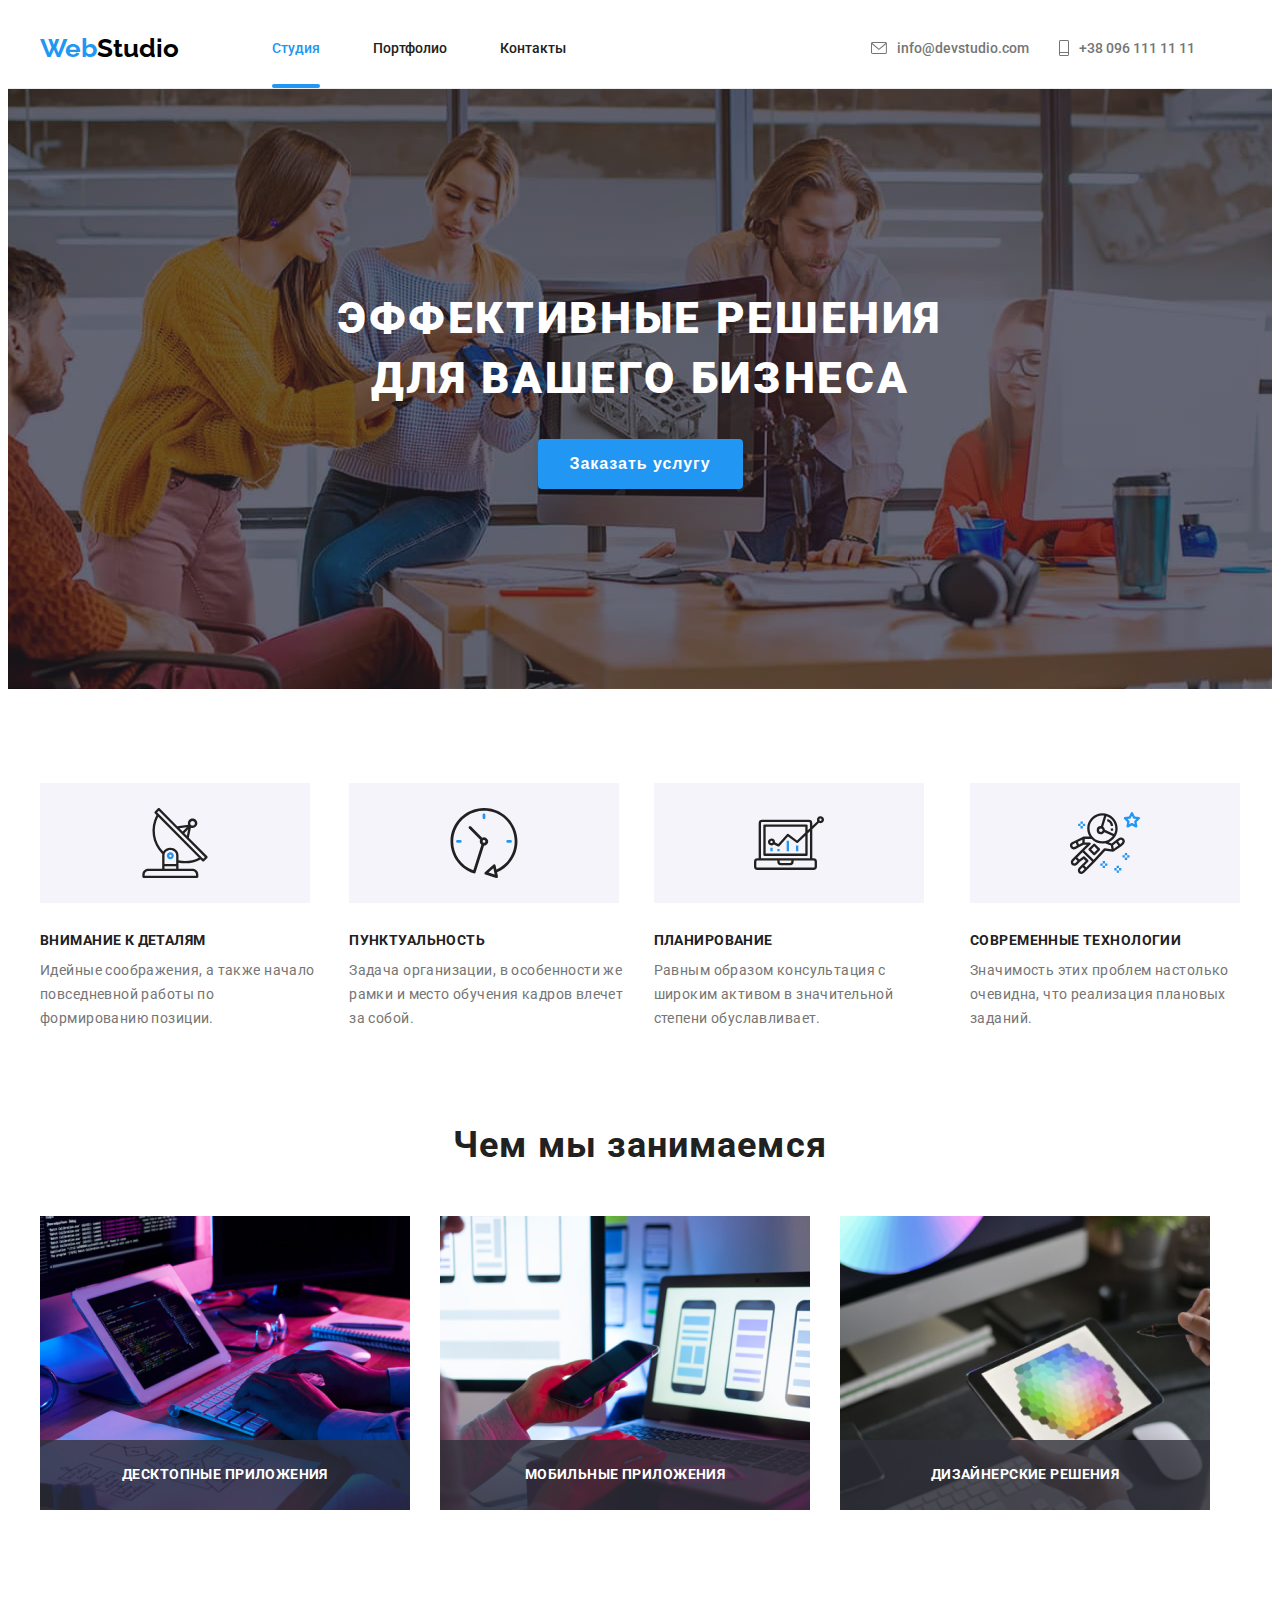
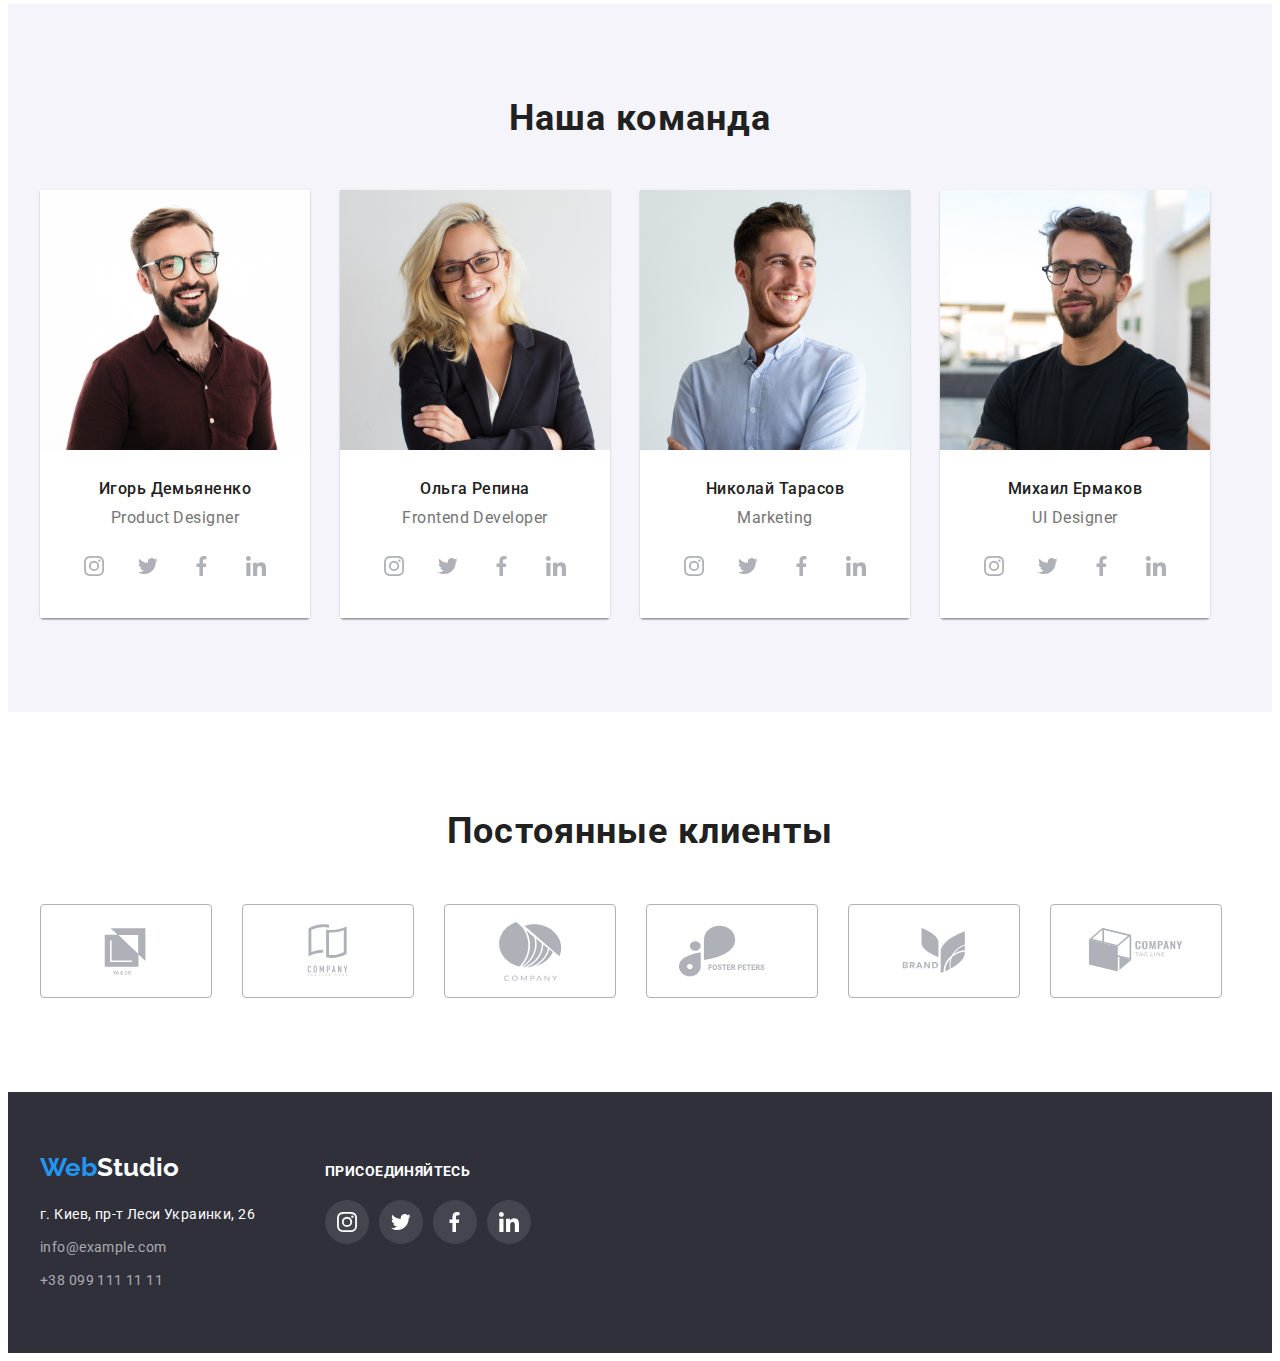
<file: index.html>
<!DOCTYPE html>
<html lang="ru">

<head>
    <meta charset="UTF-8">
    <meta http-equiv="X-UA-Compatible" content="IE=edge">
    <meta name="viewport" content="width=device-width, initial-scale=1.0">
    <title>Студия</title>
    <link rel="preconnect" href="https://fonts.googleapis.com">
    <link rel="preconnect" href="https://fonts.gstatic.com" crossorigin>
    <link
        href="https://fonts.googleapis.com/css2?family=Raleway:wght@700&family=Roboto:wght@400;500;700;900&display=swap"
        rel="stylesheet">
    <link rel="stylesheet" href="https://cdnjs.cloudflare.com/ajax/libs/modern-normalize/1.1.0/modern-normalize.min.css"
        integrity="sha512-wpPYUAdjBVSE4KJnH1VR1HeZfpl1ub8YT/NKx4PuQ5NmX2tKuGu6U/JRp5y+Y8XG2tV+wKQpNHVUX03MfMFn9Q=="
        crossorigin="anonymous" referrerpolicy="no-referrer" />
    <link rel="stylesheet" href="./css/styles.css" />
</head>

<body>
    <header>
        <div class="section-navigation container">
            <a class="logo" href="./index.html">Web<span class="logo-navigation">Studio</span></a>

            <nav class="header-nav">
                <ul class="site-nav">
                    <li class="link"><a href="#" class="current">Студия</a></li>
                    <li class="link"><a href="./portfolio.html">Портфолио</a></li>
                    <li class="link"><a href="#">Контакты</a></li>
                </ul>
            </nav>
            <ul class="contact-header">
                <li class="link">
                    <a class="link-icon" href="mailto:">
                        <svg class="icon" width="16" height="12">
                            <use href="./images/icons.svg#icon-mail"></use>
                        </svg> info@devstudio.com </a>
                </li>
                <li class="link">
                    <a class="link-icon" href="tel:">
                        <svg class="icon" width="10" height="16">
                            <use href="./images/icons.svg#icon-tel"></use>
                        </svg> +38 096 111 11 11 </a>
                </li>
            </ul>
        </div>
    </header>

    <main>
        <section class="hero-section">
            <div class="container">
                <h1 class="hero-title">Эффективные решения для вашего бизнеса</h1>
                <button type="button" class="hero-button" data-modal-open>Заказать услугу </button>
                 </div>
                <div class="hero-backdrop is-hidden" data-modal>
                    <div class="hero-modal">
                        <button type="button" class="close-modal" data-modal-close></button>
                    </div>
                </div>

        </section>
        <section class="section-properties">
            <div class="container">
                <h2 class="visually-hidden">Наши возможности</h2>
                <ul class="properties">
                    <li>
                        <div class="item">
                            <svg class="icon" width="70" height="70">
                                <use href="./images/icons.svg#icon-radar"></use>
                            </svg>
                        </div>
                        <h3>Внимание к деталям</h3>
                        <p>Идейные соображения, а также начало повседневной работы по формированию позиции. </p>
                    </li>
                    <li>
                        <div class="item"><svg class="icon" width="70" height="70">
                                <use href="./images/icons.svg#icon-clock"></use>
                            </svg>
                        </div>
                        <h3>Пунктуальность</h3>
                        <p>Задача организации, в особенности же рамки и место обучения кадров влечет за собой.</p>
                    </li>
                    <li>
                        <div class="item">
                            <svg class="icon" width="70" height="70">
                                <use href="./images/icons.svg#icon-computer"></use>
                            </svg>
                        </div>
                        <h3>Планирование</h3>
                        <p>Равным образом консультация с широким активом в значительной степени обуславливает.</p>
                    </li>
                    <li>
                        <div class="item">
                            <svg class="icon" width="70" height="70">
                                <use href="./images/icons.svg#icon-astronaut"></use>
                            </svg>
                        </div>
                        <h3>Современные технологии</h3>
                        <p>Значимость этих проблем настолько очевидна, что реализация плановых заданий.</p>
                    </li>
                </ul>
            </div>
        </section>
        <section class="about-us">
            <div class="container">
                <h2 class="about-title">Чем мы занимаемся</h2>
                <ul class="about-list">
                    <li class="list"><img src="./images/box1.jpg" alt="Программирование" width="370">
                        <div class="wrapper-list-title">
                            <h3 class="list-title">Десктопные приложения</h3>
                        </div> </li>
                    <li class="list"><img src="./images/box2.jpg" alt="Мобильные приложения" width="370">
                        <div class="wrapper-list-title">
                            <h3 class="list-title">Мобильные приложения</h3>
                            </div></li>
                    <li class="list"><img src="./images/box3.jpg" alt="СимплДимпл" width="370">
                        <div class="wrapper-list-title">
                            <h3 class="list-title">Дизайнерские решения</h3>
                            </div></li>
                </ul>
            </div>
        </section>

        <section class="team">
            <div class="container">
                <h2 class="team-title">Наша команда</h2>

                <ul class="team-list">
                    <li class="item">
                        <div class="card-thumb">
                            <img src="./images/team/igor.jpg" alt="Игорь Демьяненко" width="270">
                        </div>
                        <div class="card-content">
                            <h3>Игорь Демьяненко</h3>
                            <p lang="en">Product Designer</p>
                            <ul class="icon-thumb">
                                <li class="item-icon">
                                    <a class="icon" href="https://www.instagram.com">
                                        <svg width="20" height="20">
                                            <use href="./images/icons.svg#icon-instagramgrey"></use>
                                        </svg>
                                    </a>
                                </li>
                                <li class="item-icon"> <a class="icon" href="https://www.twitter.com">
                                        <svg width="20" height="20">
                                            <use href="./images/icons.svg#icon-twittergrey"></use>
                                        </svg>
                                    </a></li>

                                <li class="item-icon"> <a class="icon" href="https://www.facebook.com">
                                        <svg width="20" height="20">
                                            <use href="./images/icons.svg#icon-facebookgrey"></use>
                                        </svg>
                                    </a></li>
                                <li class="item-icon"> <a class="icon" href="https://www.linkedin.com">
                                        <svg width="20" height="20">
                                            <use href="./images/icons.svg#icon-linkedingrey"></use>
                                        </svg>
                                    </a></li>
                            </ul>
                        </div>
                    </li>
                    <li class="item">
                        <div class="card-thumb">
                            <img src="./images/team/olga.jpg" alt="Ольга Репина" width="270">
                        </div>
                        <div class="card-content">
                            <h3>Ольга Репина</h3>
                            <p lang="en">Frontend Developer</p>
                            <ul class="icon-thumb">
                                <li class="item-icon">
                                    <a class="icon" href="https://www.instagram.com">
                                        <svg width="20" height="20">
                                            <use href="./images/icons.svg#icon-instagramgrey"></use>
                                        </svg>
                                    </a>
                                </li>
                                <li class="item-icon"> <a class="icon" href="https://www.twitter.com">
                                        <svg width="20" height="20">
                                            <use href="./images/icons.svg#icon-twittergrey"></use>
                                        </svg>
                                    </a></li>

                                <li class="item-icon"> <a class="icon" href="https://www.facebook.com">
                                        <svg width="20" height="20">
                                            <use href="./images/icons.svg#icon-facebookgrey"></use>
                                        </svg>
                                    </a></li>
                                <li class="item-icon"> <a class="icon" href="https://www.linkedin.com">
                                        <svg width="20" height="20">
                                            <use href="./images/icons.svg#icon-linkedingrey"></use>
                                        </svg>
                                    </a></li>
                            </ul>
                        </div>
                    </li>
                    <li class="item">
                        <div class="card-thumb">
                            <img src="./images/team/nikolay.jpg" alt="Николай Тарасов" width="270">
                        </div>
                        <div class="card-content">
                            <h3>Николай Тарасов</h3>
                            <p lang="en">Marketing</p>
                            <ul class="icon-thumb">
                                <li class="item-icon">
                                    <a class="icon" href="https://www.instagram.com">
                                        <svg width="20" height="20">
                                            <use href="./images/icons.svg#icon-instagramgrey"></use>
                                        </svg>
                                    </a>
                                </li>
                                <li class="item-icon"> <a class="icon" href="https://www.twitter.com">
                                        <svg width="20" height="20">
                                            <use href="./images/icons.svg#icon-twittergrey"></use>
                                        </svg>
                                    </a></li>

                                <li class="item-icon"> <a class="icon" href="https://www.facebook.com">
                                        <svg width="20" height="20">
                                            <use href="./images/icons.svg#icon-facebookgrey"></use>
                                        </svg>
                                    </a></li>
                                <li class="item-icon"> <a class="icon" href="https://www.linkedin.com">
                                        <svg width="20" height="20">
                                            <use href="./images/icons.svg#icon-linkedingrey"></use>
                                        </svg>
                                    </a></li>
                            </ul>
                        </div>
                    </li>
                    <li class="item">
                        <div class="card-thumb">
                            <img src="./images/team/michail.jpg" alt="Михаил Ермаков" width="270">
                        </div>
                        <div class="card-content">
                            <h3>Михаил Ермаков</h3>
                            <p lang="en">UI Designer</p>
                            <ul class="icon-thumb">

                                <li class="item-icon">
                                    <a class="icon" href="https://www.instagram.com">
                                        <svg width="20" height="20">
                                            <use href="./images/icons.svg#icon-instagramgrey"></use>
                                        </svg>
                                    </a>
                                </li>
                                <li class="item-icon"> <a class="icon" href="https://www.twitter.com">
                                        <svg width="20" height="20">
                                            <use href="./images/icons.svg#icon-twittergrey"></use>
                                        </svg>
                                    </a></li>

                                <li class="item-icon"> <a class="icon" href="https://www.facebook.com">
                                        <svg width="20" height="20">
                                            <use href="./images/icons.svg#icon-facebookgrey"></use>
                                        </svg>
                                    </a></li>
                                <li class="item-icon"> <a class="icon" href="https://www.linkedin.com">
                                        <svg width="20" height="20">
                                            <use href="./images/icons.svg#icon-linkedingrey"></use>
                                        </svg>
                                    </a></li>
                            </ul>
                        </div>
                    </li>
                </ul>
            </div>
        </section>
        <section class="clients">
            <div class="container">
                <h2 class="clients-title">Постоянные клиенты</h2>
                <ul class="clients-thumb">
                    <li class="clients-list"> <a class="clients-link" href="">
                            <svg class="clients-border" width="106" height="60">
                                <use class="clients-icon" href="./images/icons.svg#icon-Logo"></use>
                            </svg> </a>
                    </li>
                    <li class="clients-list">
                        <a class="clients-link" href="">
                            <svg class="clients-border" width="106" height="60">
                                <use class="clients-icon" href="./images/icons.svg#icon-Logo4"></use>
                            </svg> </a>
                    </li>
                    <li class="clients-list"> <a class="clients-link" href="">
                            <svg class="clients-border" width="106" height="60">
                                <use class="clients-icon" href="./images/icons.svg#icon-logo1"></use>
                            </svg> </a>
                    </li>
                    <li class="clients-list"> <a class="clients-link" href="">
                            <svg class="clients-border" width="106" height="60">
                                <use class="clients-icon" href="./images/icons.svg#icon-Logo5"></use>
                            </svg> </a>
                    </li>
                    <li class="clients-list"> <a class="clients-link" href="">
                            <svg class="clients-border" width="106" height="60">
                                <use class="clients-icon" href="./images/icons.svg#icon-Logo3"></use>
                            </svg> </a>
                    </li>
                    <li class="clients-list"> <a class="clients-link" href="">
                            <svg class="clients-border" width="106" height="60">
                                <use class="clients-icon" href="./images/icons.svg#icon-Logo2"></use>
                            </svg> </a>
                    </li>
                </ul>
            </div>
        </section>

    </main>
    <footer class="footer-section">
        <div class="container">
            <div>
                <a class="logo" href="./index.html">Web<span class="logo-navigation-footer">Studio</span></a>
                <address class="contact-footer">
                    <p>г. Киев, пр-т Леси Украинки, 26 </p>
                    <ul class="contact-footer-list">
                        <li class="item-footer"><a href="mailto:">info@example.com </a></li>
                        <li class="item-footer"><a href="tel:">+38 099 111 11 11 </a></li>
                    </ul>
                </address>
            </div>
            <div class="social-list">
                <h2 class="footer-title">Присоединяйтесь</h2>
                <ul class="icon-list">
                    <li class="item-icon">
                        <a class="footer-icon" href="https://www.instagram.com">
                            <svg width="20" height="20">
                                <use href="./images/icons.svg#icon-instagramgrey"></use>
                            </svg>
                        </a>
                    </li>
                    <li class="item-icon"> <a class="footer-icon" href="https://www.twitter.com">
                            <svg width="20" height="20">
                                <use href="./images/icons.svg#icon-twittergrey"></use>
                            </svg>
                        </a></li>

                    <li class="item-icon"> <a class="footer-icon" href="https://www.facebook.com">
                            <svg width="20" height="20">
                                <use href="./images/icons.svg#icon-facebookgrey"></use>
                            </svg>
                        </a></li>
                    <li class="item-icon"> <a class="footer-icon" href="https://www.linkedin.com">
                            <svg width="20" height="20">
                                <use href="./images/icons.svg#icon-linkedingrey"></use>
                            </svg>
                        </a></li>
                </ul>
            </div>
        </div>
    </footer>
    
    <script src="./JS/modal.js"></script>
</body>

</html>
</file>
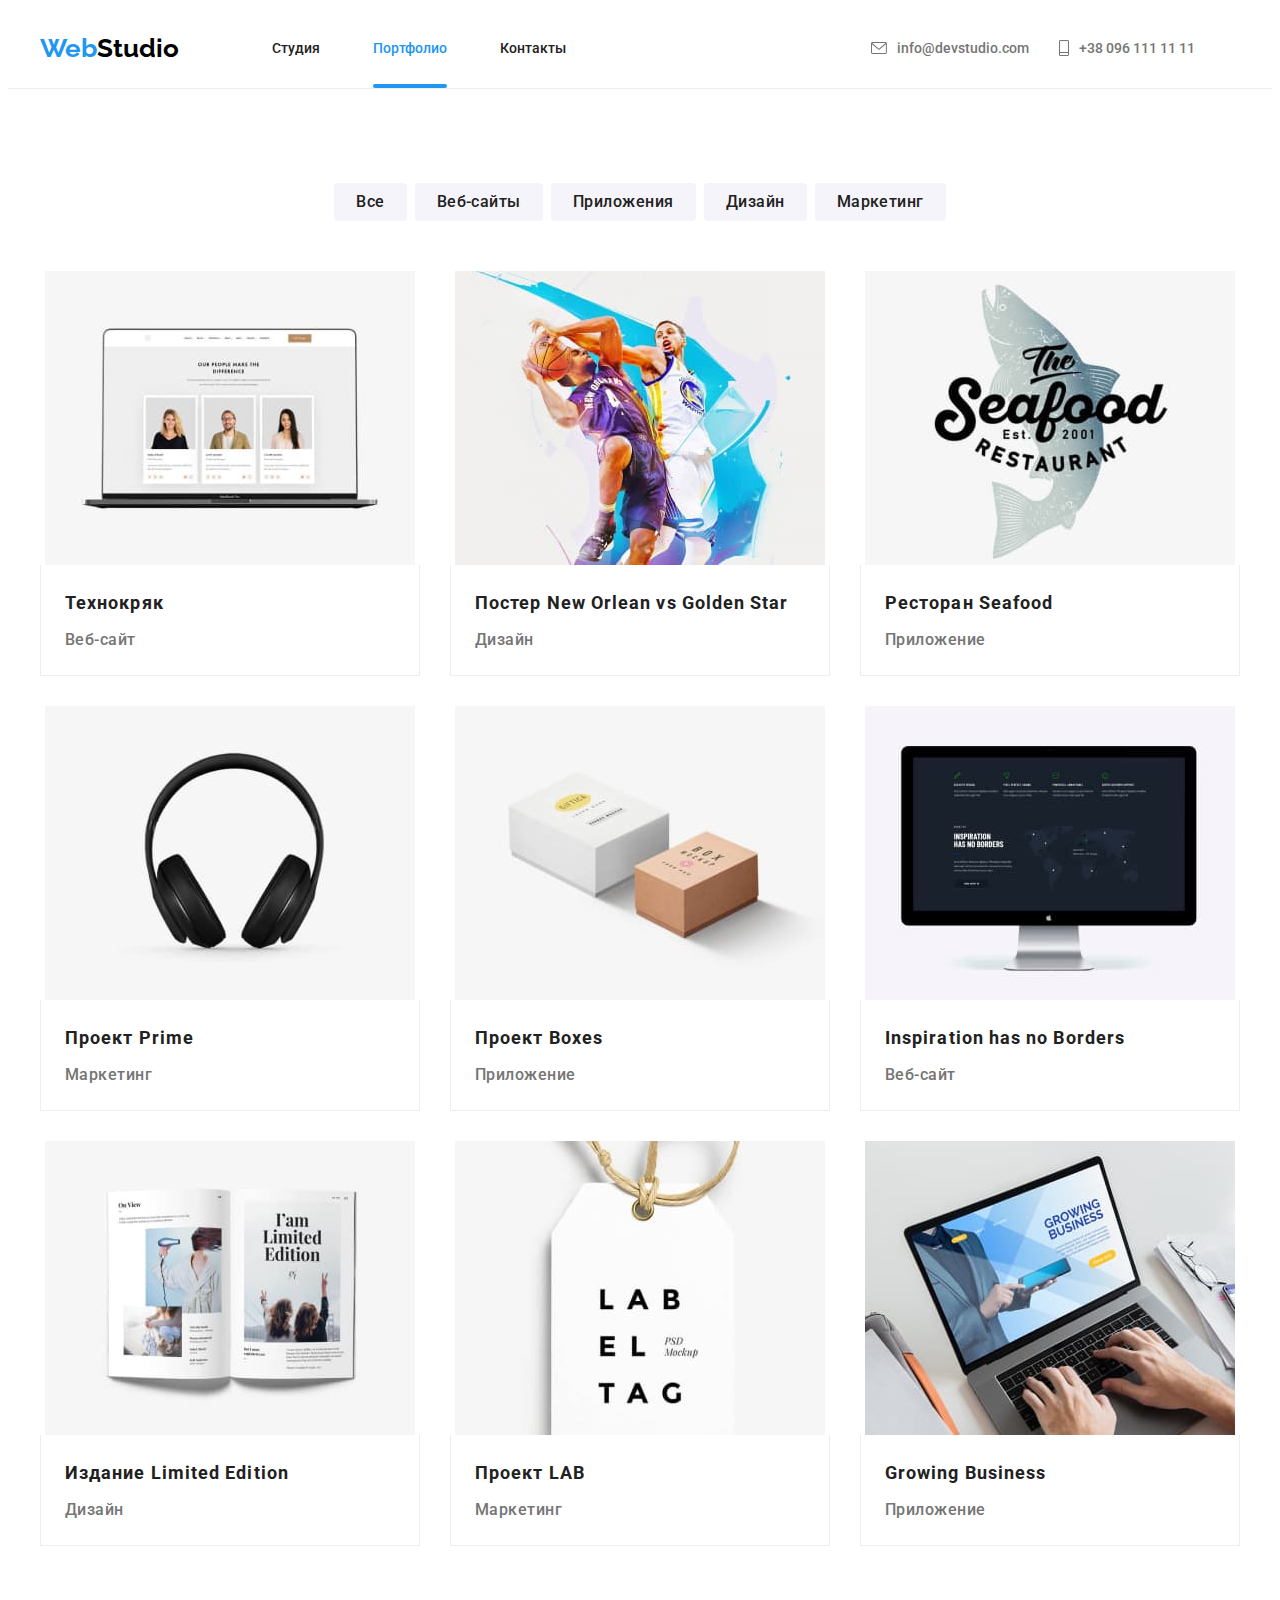
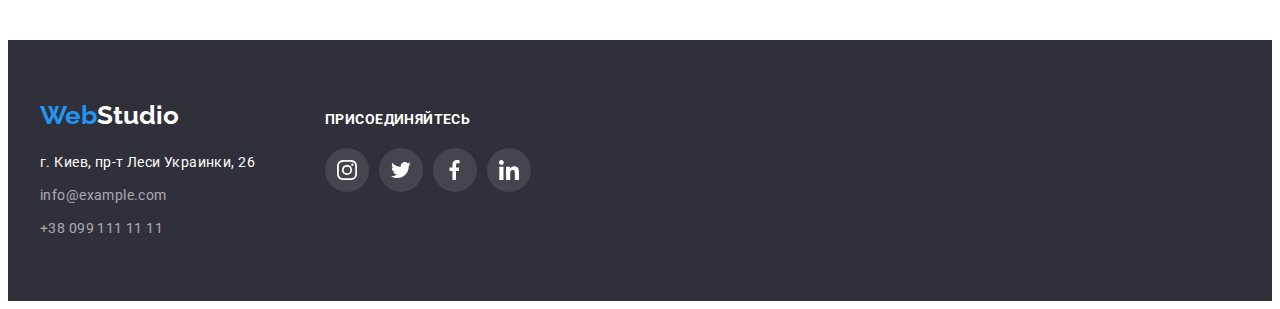
<file: portfolio.html>
<!DOCTYPE html>
<html lang="ru">
<head>
    <meta charset="UTF-8">
    <meta http-equiv="X-UA-Compatible" content="IE=edge">
    <meta name="viewport" content="width=device-width, initial-scale=1.0">
    <title>Портфолио</title>
    <link rel="preconnect" href="https://fonts.googleapis.com">
    <link rel="preconnect" href="https://fonts.gstatic.com" crossorigin>
    <link href="https://fonts.googleapis.com/css2?family=Raleway:wght@700&family=Roboto:wght@400;500;700;900&display=swap"
        rel="stylesheet">
        <link rel="stylesheet" href="https://cdnjs.cloudflare.com/ajax/libs/modern-normalize/1.1.0/modern-normalize.min.css"
            integrity="sha512-wpPYUAdjBVSE4KJnH1VR1HeZfpl1ub8YT/NKx4PuQ5NmX2tKuGu6U/JRp5y+Y8XG2tV+wKQpNHVUX03MfMFn9Q=="
            crossorigin="anonymous" referrerpolicy="no-referrer" />
    <link rel="stylesheet" href="./css/styles.css"/>
</head>
<body>

<header><div class="section-navigation container">
    <a class="logo" href="./index.html">Web<span class="logo-navigation">Studio</span></a>

    <nav class="header-nav">
        <ul class="site-nav">
            <li class="link"><a href="./index.html">Студия</a></li>
            <li class="link"><a href="#" class="current">Портфолио</a></li>
            <li class="link"><a href="#">Контакты</a></li>
        </ul>
    </nav>
    <ul class="contact-header">
      <li class="link">
        <a class="link-icon" href="mailto:">
          <svg class="icon" width="16" height="12">
            <use href="./images/icons.svg#icon-mail"></use>
          </svg> info@devstudio.com </a>
      </li>
      <li class="link">
        <a class="link-icon" href="tel:">
          <svg class="icon" width="10" height="16">
            <use href="./images/icons.svg#icon-tel"></use>
          </svg> +38 096 111 11 11 </a>
      </li>
    </ul>
</div>
</header>
<main class="main-portfolio">

  <section class="filter-section">
      <div class="container">
      <h1 class="visually-hidden"> Портфолио</h1>
    <ul class="filter-block">
          <li class="item"><button type="button" class="filter-button">Все</button></li>
          <li class="item"><button type="button" class="filter-button">Веб-сайты</button></li>
          <li class="item"><button type="button" class="filter-button ">Приложения</button></li>
          <li class="item"><button type="button" class="filter-button">Дизайн</button></li>
          <li class="item"><button type="button" class="filter-button">Маркетинг</button></li>
    </ul>

    <ul class="project">
          <li class="project-list">
              <a  href="" class="project-link">
                <div class="project-thumb">
                <img src="./images/portfolio/1.jpg" alt="Веб-сайт" width="370">
              <p class="project-overlay-text">Технокряк это современная площадка распространения коронавируса. Компании используют эту платформу для цифрового
              шпионажа и атак на защищённые сервера конкурентов.</p></div>
         <div class="container-text">
         <h2 class="project-title">Технокряк</h2> 
          <p class="project-text">Веб-сайт</p>
          </div>
        </a>
        </li> 
          <li class="project-list">
              <a href="" class="project-link">
                <div class="project-thumb"><img src="./images/portfolio/2.jpg" alt="Дизайн" width="370">
                  <p class="project-overlay-text">Lorem ipsum dolor sit amet consectetur adipisicing elit. Reiciendis dolorum velit, nostrum nam corporis ex ratione eveniet enim facere accusantium!</p>
                  </div>
        <div class="container-text">
        <h2 class="project-title">Постер New Orlean vs Golden Star</h2>
          <p class="project-text">Дизайн</p>
          </div>
        </a>
        </li>
          <li class="project-list">
              <a href="" class="project-link">
                <div class="project-thumb"><img src="./images/portfolio/3.jpg" alt="Приложение" width="370">
                  <p class="project-overlay-text">Lorem ipsum dolor sit amet consectetur adipisicing elit. Quaerat cupiditate, corporis veniam exercitationem quia voluptates placeat qui distinctio vitae nobis.</p>
                  </div>  
        <div class="container-text">
         <h2 class="project-title">Ресторан Seafood</h2>
          <p class="project-text">Приложение</p>
          </div>
        </a>
         </li>
          <li class="project-list">
              <a href="" class="project-link">
                <div class="project-thumb"><img src="./images/portfolio/4.jpg" alt="Маркетинг" width="370">
                  <p class="project-overlay-text">Lorem ipsum dolor sit amet consectetur, adipisicing elit. Assumenda perspiciatis molestiae, asperiores nulla sint possimus ipsa esse nihil in veniam.</p>
                  </div>
        <div class="container-text">
        <h2 class="project-title">Проект Prime</h2>
          <p class="project-text">Маркетинг</p>
          </div>
        </a>
     </li>
          <li class="project-list">
              <a href="" class="project-link">
                <div class="project-thumb"><img src="./images/portfolio/5.jpg" alt="Приложение" width="370">
                  <p class="project-overlay-text">Lorem ipsum dolor sit amet consectetur adipisicing elit. Doloremque non eaque voluptates expedita consequatur? Unde eum amet dolorem recusandae nostrum.</p>
                  </div>  
        <div class="container-text">
         <h2 class="project-title">Проект Boxes</h2>
          <p class="project-text">Приложение</p> 
        </div>
        </a>
    </li>
          <li class="project-list">
              <a href="" class="project-link">
                <div class="project-thumb"><img src="./images/portfolio/6.jpg" alt="Веб-сайт" width="370">
                  <p class="project-overlay-text">Lorem ipsum dolor sit amet consectetur adipisicing elit. Porro maiores maxime praesentium earum error tempora, quam vitae eligendi culpa delectus.</p>
                  </div>  
        <div class="container-text">
        <h2 class="project-title">Inspiration has no Borders</h2>
          <p class="project-text">Веб-сайт</p>
          </div>
        </a>
     </li>
          <li class="project-list">
              <a href="" class="project-link">
                <div class="project-thumb"><img src="./images/portfolio/7.jpg" alt="Дизайн" width="370">
                  <p class="project-overlay-text">Lorem ipsum dolor, sit amet consectetur adipisicing elit. Nam iusto ipsam eveniet ab unde praesentium neque aperiam illum maxime. Repellat!</p>
                  </div>
        <div class="container-text">
        <h2 class="project-title">Издание Limited Edition</h2>
          <p class="project-text">Дизайн</p>
          </div>
        </a>
     </li>
          <li class="project-list">
              <a href="" class="project-link">
                <div class="project-thumb"><img src="./images/portfolio/8.jpg" alt="Маркетинг" width="370">
                    <p class="project-overlay-text">Lorem ipsum dolor sit amet consectetur adipisicing elit. Culpa nostrum rerum assumenda illum expedita, commodi odio et nemo maiores temporibus.</p>
                    </div>
        <div class="container-text">
        <h2 class="project-title">Проект LAB</h2>
          <p class="project-text">Маркетинг</p> 
          </div>
        </a>
    </li>
          <li class="project-list">
              <a href="" class="project-link">
                <div class="project-thumb"><img src="./images/portfolio/9.jpg" alt="Приложение" width="370">
                  <p class="project-overlay-text">Lorem ipsum dolor sit amet consectetur adipisicing elit. Saepe deserunt cum veniam sit doloremque et enim est ad sunt eveniet?</p>
                  </div>
        <div class="container-text">
        <h2 class="project-title">Growing Business</h2>
          <p class="project-text">Приложение</p> 
          </div>
        </a>
    </li>
    </ul>
    </div>
  </section>
</main>

<footer class="footer-section">
    <div class="container">
      <div>
        <a class="logo" href="./index.html">Web<span class="logo-navigation-footer">Studio</span></a>
        <address class="contact-footer">
          <p>г. Киев, пр-т Леси Украинки, 26 </p>
          <ul class="contact-footer-list">
            <li class="item-footer"><a href="mailto:">info@example.com </a></li>
            <li class="item-footer"><a href="tel:">+38 099 111 11 11 </a></li>
          </ul>
        </address>
      </div>
      <div class="social-list">
        <h2 class="footer-title">Присоединяйтесь</h2>
        <ul class="icon-list">
          <li class="item-icon">
            <a class="footer-icon" href="https://www.instagram.com">
              <svg width="20" height="20">
                <use href="./images/icons.svg#icon-instagramgrey"></use>
              </svg>
            </a>
          </li>
          <li class="item-icon"> <a class="footer-icon" href="https://www.twitter.com">
              <svg width="20" height="20">
                <use href="./images/icons.svg#icon-twittergrey"></use>
              </svg>
            </a></li>
    
          <li class="item-icon"> <a class="footer-icon" href="https://www.facebook.com">
              <svg width="20" height="20">
                <use href="./images/icons.svg#icon-facebookgrey"></use>
              </svg>
            </a></li>
          <li class="item-icon"> <a class="footer-icon" href="https://www.linkedin.com">
              <svg width="20" height="20">
                <use href="./images/icons.svg#icon-linkedingrey"></use>
              </svg>
            </a></li>
        </ul>
      </div>
    </div>
</footer>
</body>
</html>
</file>
<file: css/styles.css>
/* основной #212121 */
/* второстепенный #2196F3 */
/* дополнительный #fff */
/* задний фон #fff; */
:root {
  --brand-color: #212121;
  --accent-color: #2196f3;
  --contact-color: #757575;
  --background-color: #fff;
  --accent-background-color: #f5f4fa;
  --footer-background-color: #2f303a;
  --header-background-color: #fff;
}

body {
  font-family: 'Roboto', sans-serif;
  color: var(--brand-color);
}
img {
  display: block;
  max-width: 100%;
}

ul {
  list-style: none;
}
h1,
h2,
h3,
p,
ul {
  margin: 0;
  padding: 0;
}

.visually-hidden {
  position: absolute;
  width: 1px;
  height: 1px;
  margin: -1px;
  border: 0;
  padding: 0;

  white-space: nowrap;
  clip-path: inset(100%);
  clip: rect(0 0 0 0);
  overflow: hidden;
}
/* Header */
header {
  background-color: var(--header-background-color);
  border-bottom: 1px solid #ececec;
}
.section-navigation {
  display: flex;
  align-items: center;
}

.header-nav {
  margin-left: 93px;
}

.site-nav {
  display: flex;
  margin-top: 0;
  margin-bottom: 0;
  padding-left: 0;
}
.site-nav .link a {
  display: block;
  padding-top: 32px;
  padding-bottom: 32px;
  transition: color 250ms cubic-bezier(0.4, 0, 0.2, 1);
}
.site-nav .link:not(:last-child) {
  margin-right: 53px;
}

.logo {
  text-decoration: none;
  font-family: Raleway;
  font-style: normal;
  font-weight: 700;
  font-size: 26px;
  line-height: 1.2;
  color: var(--accent-color);
}
.logo-navigation {
  color: #000;
}
.site-nav a {
  font-weight: 500;
  font-size: 14px;
  line-height: 1.17;
  text-decoration: none;
  color: var(--brand-color);
}
.site-nav .current {
  position: relative;
  color: var(--accent-color);
}
.site-nav .current::after {
  position: absolute;
  bottom: 0;
  right: 0;
  content: '';
  width: 100%;
  height: 4px;
  border-radius: 2px;
  background-color: var(--accent-color);
}

.site-nav a:hover,
.site-nav a:focus {
  color: var(--accent-color);
}
.contact-header {
  display: flex;
  margin-left: 305px;
  padding-left: 0;
}
.contact-header .link + .link {
  display: block;
  margin-left: 30px;
}

.contact-header .link-icon {
  font-weight: 500;
  font-size: 14px;
  line-height: 1.17;
  text-decoration: none;
  color: var(--contact-color);
  fill: var(--contact-color);
}
.link-icon {
  display: flex;
  align-items: center;
  transition: color 250ms cubic-bezier(0.4, 0, 0.2, 1), fill 250ms cubic-bezier(0.4, 0, 0.2, 1);
}
.link-icon .icon {
  margin-right: 10px;
}

.link-icon:hover,
.link-icon:focus {
  fill: var(--accent-color);
  color: var(--accent-color);
}

/* Main portfolio */

.filter-section {
  background-color: var(--background-color);
  padding-top: 94px;
  padding-bottom: 94px;
}

.filter-block {
  display: flex;
  justify-content: center;
  margin-bottom: 50px;
  margin-top: 0;
  padding-left: 0;
}
.filter-block > .item:not(:last-child) {
  margin-right: 8px;
}

.filter-block .filter-button {
  border: transparent;
  border-radius: 4px;
  padding: 6px 22px;
}

.filter-button {
  font-family: Roboto;
  font-weight: 500;
  font-size: 16px;
  line-height: 1.62;
  text-align: center;
  letter-spacing: 0.03em;
  background-color: var(--accent-background-color);
  cursor: pointer;
  color: var(--brand-color);
  transition: color 250ms cubic-bezier(0.4, 0, 0.2, 1),
    background-color 250ms cubic-bezier(0.4, 0, 0.2, 1),
    box-shadow 250ms cubic-bezier(0.4, 0, 0.2, 1);
}

.filter-button:hover,
.filter-button:focus {
  color: var(--header-background-color);
  background-color: var(--accent-color);
  box-shadow: 0px 3px 1px rgba(0, 0, 0, 0.1), 0px 1px 2px rgba(0, 0, 0, 0.08),
    0px 2px 2px rgba(0, 0, 0, 0.12);
}

/* Карточки Портфолио */

.project {
  display: flex;
  flex-wrap: wrap;
  padding: 0;
  margin-top: 0;
}
.project-list {
  transition: box-shadow 250ms cubic-bezier(0.4, 0, 0.2, 1);
}

.project > .project-list:nth-child(-n + 3) {
  margin-top: 0;
}

.project > .project-list {
  flex-basis: calc((100% - 60px) / 3);
  margin-top: 30px;
  margin-right: 30px;
  width: 370px;
}
.project-list:nth-child(3n) {
  margin-right: 0;
}

.project-link:focus,
.project-link:hover {
  box-shadow: 0px 1px 1px rgba(0, 0, 0, 0.12), 0px 4px 4px rgba(0, 0, 0, 0.06),
    1px 4px 6px rgba(0, 0, 0, 0.16);
}

.project-link {
  position: relative;
  display: block;
  text-decoration: none;
  width: 100%;
  height: 100%;
  transition: box-shadow 250ms cubic-bezier(0.4, 0, 0.2, 1);
}

.project-link .project-text {
  color: var(--contact-color);
  font-weight: 500;
  font-size: 16px;
  line-height: 1.87;
  letter-spacing: 0.03em;
}

.project-link .project-title {
  color: var(--brand-color);
  font-weight: 700;
  font-size: 18px;
  line-height: 2;
  letter-spacing: 0.06em;
  margin-bottom: 4px;
}
.container-text {
  margin: 0;
  padding: 20px 24px;
  border: 1px solid #eeeeee;
  border-top: none;
}
.project-thumb {
  position: relative;
  overflow: hidden;
  display: flex;
  justify-content: center;
  align-items: center;
}

.project-thumb::before {
  position: absolute;
  content: '';
  display: inline-block;
  top: 0;
  left: 0;
  height: 100%;
  width: 100%;
  background-color: rgba(33, 150, 243, 0.9);
  transform: translatey(101%);
  transition: transform 250ms cubic-bezier(0.4, 0, 0.2, 1);
}

.project-overlay-text {
  position: absolute;
  top: 0;
  left: 0;
  transform: translateY(101%);
  padding: 64px 24px;
  font-weight: 400;
  font-size: 18px;
  line-height: 1.56;
  letter-spacing: 0.03em;
  color: var(--accent-background-color);
  transition: transform 250ms cubic-bezier(0.4, 0, 0.2, 1);
}
.project-link:hover .project-thumb::before,
.project-link:focus .project-thumb::before {
  transform: translateY(0);
}
.project-link:hover .project-overlay-text,
.project-link:focus .project-overlay-text {
  transform: translateY(0);
}

/* Footer */
.footer-section {
  background-color: var(--footer-background-color);
  padding-top: 60px;
  padding-bottom: 60px;
}
.container {
  width: 1200px;
  padding-left: 15px;
  padding-right: 15px;
  margin-left: auto;
  margin-right: auto;
}
.footer-section .container {
  display: flex;
  align-items: baseline;
}
.footer-title {
  font-weight: 700;
  font-size: 14px;
  line-height: 1.14;
  letter-spacing: 0.03em;
  color: var(--background-color);
  text-transform: uppercase;
  margin-bottom: 20px;
}

.logo-navigation-footer {
  color: var(--header-background-color);
  margin-left: auto;
}
.contact-footer {
  margin-top: 20px;
}
.contact-footer-list {
  margin-left: auto;
  padding-left: 0;
  margin-top: 9px;
}
.item-footer:not(:last-child) {
  margin-bottom: 9px;
}
.icon-list {
  display: flex;
  align-items: center;
  padding: 0;
}
.item-icon:not(:last-child) {
  margin-right: 10px;
}

.item-icon .footer-icon {
  display: flex;
  justify-content: center;
  align-items: center;
  width: 44px;
  height: 44px;
  border-radius: 50%;
  fill: var(--header-background-color);
  background-color: rgba(255, 255, 255, 0.1);
  cursor: pointer;
  transition: background-color 250ms cubic-bezier(0.4, 0, 0.2, 1);
}

.item-icon .footer-icon:hover,
.item-icon .footer-icon:focus {
  background-color: var(--accent-color);
}

.contact-footer p {
  text-decoration: none;
  font-weight: 400;
  font-size: 14px;
  line-height: 1.71;
  letter-spacing: 0.03em;
  color: var(--header-background-color);
  font-style: normal;
  margin-left: auto;
}
.contact-footer a {
  font-weight: 400;
  font-size: 14px;
  line-height: 1.71;
  letter-spacing: 0.03em;
  text-decoration: none;
  color: rgba(255, 255, 255, 0.6);
  font-style: normal;
  transition: color 250ms cubic-bezier(0.4, 0, 0.2, 1);
}

.contact-footer a:focus,
.contact-footer a:hover {
  color: var(--accent-color);
}

.social-list {
  margin-left: 70px;
}

/* Main Studio */
/* Hero Main */
.hero-section {
  padding-bottom: 200px;
  padding-top: 200px;
  max-width: 1600px;
  margin-left: auto;
  margin-right: auto;
  background-position: center;
  background-repeat: no-repeat;
  background-color: #c4c4c4;
  background-image: linear-gradient(to right, rgba(47, 48, 58, 0.4), rgba(47, 48, 58, 0.4)),
    url(../images/hero-background.jpg);
}

.hero-title {
  margin-top: 0;
  font-weight: 900;
  font-size: 44px;
  line-height: 1.36;
  letter-spacing: 0.06em;
  color: var(--header-background-color);
  text-transform: uppercase;
  width: 696px;
  text-align: center;
  margin-left: auto;
  margin-right: auto;
  margin-bottom: 30px;
}
.hero-button {
  font-weight: 700;
  font-size: 16px;
  line-height: 1.87;

  display: block;
  margin-left: auto;
  margin-right: auto;
  letter-spacing: 0.06em;
  background-color: var(--accent-color);
  color: var(--header-background-color);
  cursor: pointer;
  border-radius: 4px;
  border: transparent;
  padding: 10px 32px;
  box-shadow: 0px 4px 4px rgba(0, 0, 0, 0.15);
}

.hero-button:hover,
.hero-button:focus {
  background-color: #188ce8;
  color: var(--header-background-color);
}
.hero-backdrop {
  position: fixed;

  top: 0;
  left: 0;
  width: 100%;
  height: 100%;
  z-index: 2;
  background-color: rgba(0, 0, 0, 0.2);
  opacity: 1;
  transition: opacity 250ms cubic-bezier(0.4, 0, 0.2, 1);
}
.hero-backdrop.is-hidden {
  opacity: 0;
  pointer-events: none;
}

.hero-backdrop.is-hidden .hero-modal {
  transform: translate(-50%, -50%) scale(0.9);
}

.hero-modal {
  position: absolute;
  top: 50%;
  left: 50%;
  transform: translate(-50%, -50%) scale(1);

  min-width: 528px;
  min-height: 581px;
  background-color: #fff;
  transition: transform 250ms cubic-bezier(0.4, 0, 0.2, 1);
}

.close-modal {
  position: absolute;
  top: 8px;
  right: 8px;
  width: 30px;
  height: 30px;
  background-color: #fff;
  background-image: url(../images/icons/close.svg);
  background-repeat: no-repeat;
  background-position: center;
  border: 1px solid rgba(0, 0, 0, 0.1);
  border-radius: 50%;
  cursor: pointer;
}

/* Properties main */
.section-properties {
  background-color: var(--background-color);
  padding-bottom: 94px;
  padding-top: 94px;
}

.properties {
  display: flex;
  margin-bottom: 0;
  padding-left: 0;
}
.properties-title {
  margin: 0;
}
.properties .item {
  display: inline-flex;
  align-items: center;
  justify-content: center;
  width: 270px;
  height: 120px;
  background-color: var(--accent-background-color);
  margin-bottom: 30px;
}

.properties > :not(:last-child) {
  margin-right: 30px;
}
.properties h3 {
  margin-bottom: 10px;
  font-weight: 700;
  font-size: 14px;
  line-height: 1.14;
  letter-spacing: 0.03em;
  text-transform: uppercase;
}

.properties p {
  margin-top: 0;
  font-weight: 400;
  font-size: 14px;
  line-height: 1.71;
  letter-spacing: 0.03em;
  color: var(--contact-color);
}

/* About main */
.about-us {
  background-color: var(--background-color);
  padding-bottom: 94px;
}
.about-list {
  display: flex;
  margin-bottom: 0;
  padding-left: 0;
}
.about-list .list {
  position: relative;
  z-index: 1;
}

.about-list > .list:not(:last-child) {
  margin-right: 30px;
}
.about-title {
  text-align: center;
  margin-bottom: 50px;
  margin-top: 0;
  font-weight: 700;
  font-size: 36px;
  line-height: 1.16;
  letter-spacing: 0.03em;
}

.wrapper-list-title {
  position: absolute;
  bottom: 0;
  right: 0;
  display: flex;
  justify-content: center;
  align-items: center;
  width: 370px;
  height: 70px;
  background-color: rgba(47, 48, 58, 0.8);
}
.list-title {
  font-weight: 700;
  font-size: 14px;
  line-height: 1.14;
  letter-spacing: 0.03em;
  text-transform: uppercase;
  color: var(--header-background-color);
}
/* Team main */
.team {
  background-color: var(--accent-background-color);
  padding-top: 94px;
  padding-bottom: 94px;
}

.team-list {
  display: flex;
  margin-bottom: 0;
  padding-left: 0;
}
.team-list > .item:not(:last-child) {
  margin-right: 30px;
}
.team-list > .item {
  width: 270px;
  box-shadow: 0px 1px 3px rgba(0, 0, 0, 0.12), 0px 1px 1px rgba(0, 0, 0, 0.14),
    0px 2px 1px rgba(0, 0, 0, 0.2);
  border-radius: 0px 0px 4px 4px;
}

.team-title {
  margin-top: 0;
  margin-bottom: 50px;
  text-align: center;
  font-weight: 700;
  font-size: 36px;
  line-height: 1.16;
  letter-spacing: 0.03em;
  text-align: center;
}

.card-content {
  text-align: center;
  padding: 30px 32px;
  background-color: var(--header-background-color);
}
.icon-thumb {
  display: flex;
  align-items: center;
  margin-top: 16px;
}
.item-icon:not(:last-child) {
  margin-right: 10px;
}

.item-icon .icon {
  display: flex;
  justify-content: center;
  align-items: center;
  width: 44px;
  height: 44px;
  border-radius: 50%;
  fill: #afb1b8;
  cursor: pointer;
  transition: background-color 250ms cubic-bezier(0.4, 0, 0.2, 1),
    fill 250ms cubic-bezier(0.4, 0, 0.2, 1);
}

.item-icon .icon:hover,
.item-icon .icon:focus {
  background-color: var(--accent-color);
  fill: var(--header-background-color);
}

.team h3 {
  font-weight: 500;
  font-size: 16px;
  line-height: 1.18;
  letter-spacing: 0.03em;
  margin-bottom: 10px;
}
.team p {
  font-weight: 400;
  font-size: 16px;
  line-height: 1.18;
  letter-spacing: 0.03em;
  color: var(--contact-color);
}

/*  Clients Main */
.clients {
  padding-top: 99px;
  padding-bottom: 94px;
  background-color: var(--header-background-color);
}
.clients-list {
  width: 170px;
  height: 92px;
  border: 1px solid #afb1b8;
  border-radius: 4px;
  fill: #afb1b8;
  transition: fill 250ms cubic-bezier(0.4, 0, 0.2, 1), border 250ms cubic-bezier(0.4, 0, 0.2, 1);
}
.clients-border {
  fill: inherit;
}

.clients-thumb {
  display: flex;
}
.clients-title {
  font-weight: 700;
  font-size: 36px;
  line-height: 1.16;
  letter-spacing: 0.03em;
  color: var(--brand-color);
  text-align: center;
  margin-bottom: 51px;
}

.clients-list:hover,
.clients-list:focus {
  fill: var(--accent-color);
  border: 1px solid var(--accent-color);
}

.clients-icon {
  display: block;
}

.clients-list:not(:last-child) {
  margin-right: 30px;
}
.clients-link {
  display: flex;
  justify-content: center;
  align-items: center;
  width: 100%;
  height: 100%;
}
/* давай js работай */
</file>
